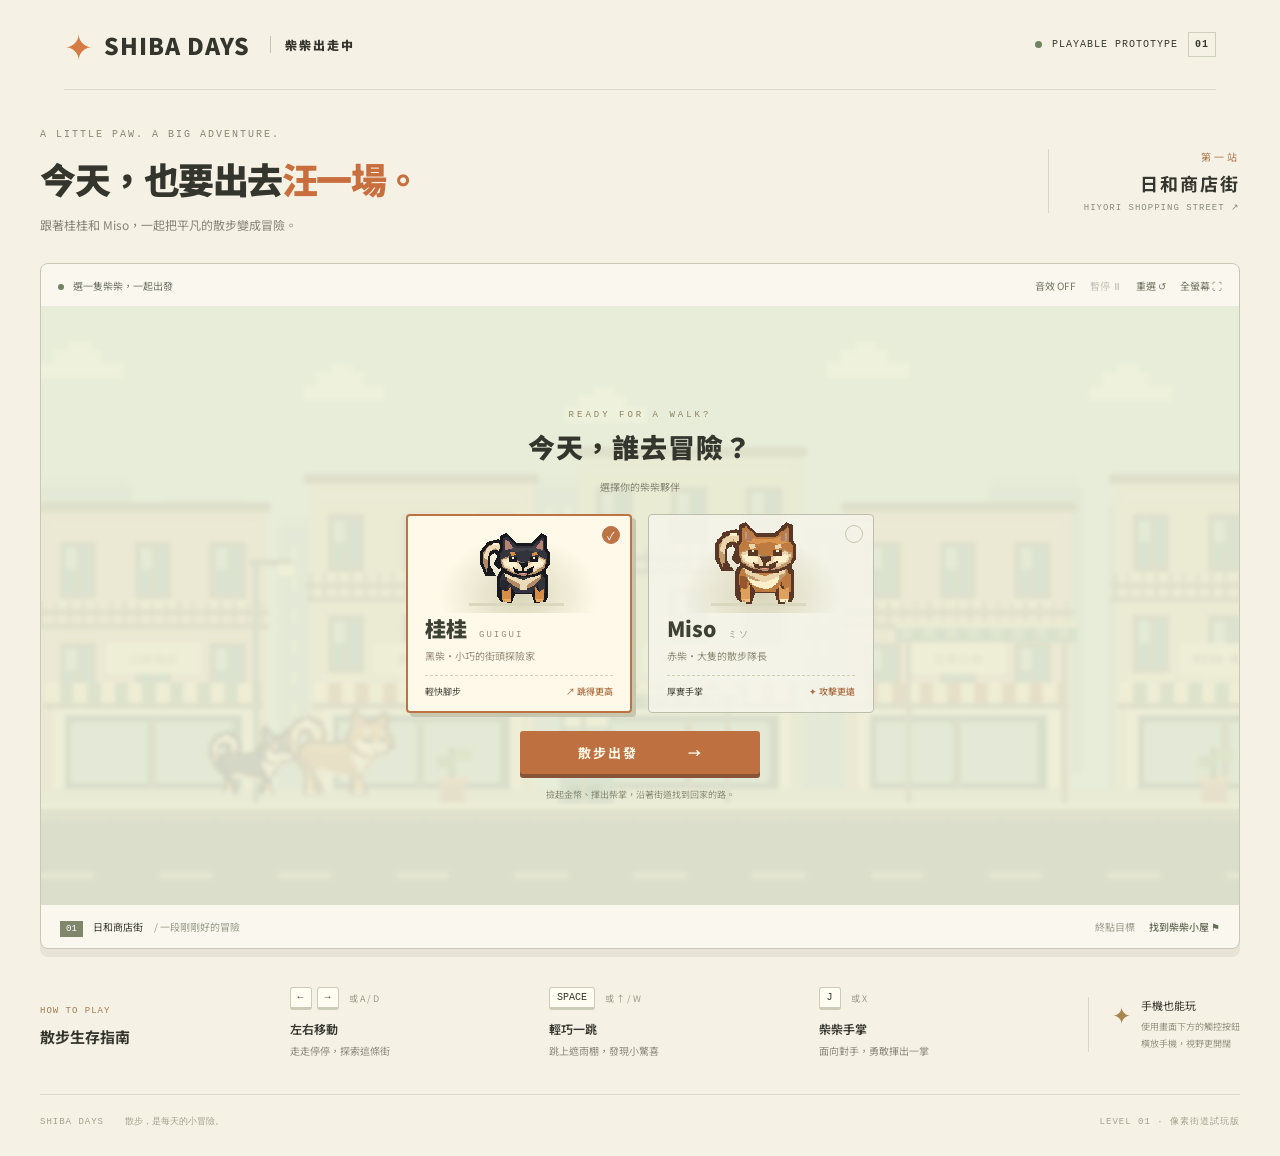
<file: index.html>
<!doctype html>
<html lang="zh-Hant">
<head>
  <meta charset="UTF-8"><meta name="viewport" content="width=device-width, initial-scale=1, viewport-fit=cover">
  <meta name="theme-color" content="#f6f1e5"><title>柴柴出走中 — SHIBA DAYS</title>
  <link rel="stylesheet" href="style.css"><link rel="stylesheet" href="responsive.css">
</head>
<body>
  <header><a class="brand" href="./"><span class="brand-icon">✦</span> SHIBA DAYS<span class="brand-sub">柴柴出走中</span></a><div class="edition"><span></span> PLAYABLE PROTOTYPE <b>01</b></div></header>
  <main>
    <section class="intro"><div><p class="eyebrow">A LITTLE PAW. A BIG ADVENTURE.</p><h1>今天，也要出去<span>汪一場。</span></h1><p class="description">跟著桂桂和 Miso，一起把平凡的散步變成冒險。</p></div><div class="chapter"><span>第一站</span><strong>日和商店街</strong><small>HIYORI SHOPPING STREET ↗</small></div></section>
    <section class="game-shell" aria-label="柴柴冒險遊戲">
      <div class="game-toolbar"><div><span class="live-dot"></span> <span id="status">選一隻柴柴，一起出發</span></div><div class="tools"><button id="sound" aria-label="開啟音效">音效 OFF</button><button id="pause" disabled>暫停 ⏸</button><button id="restart" title="重新選擇角色">重選 ↺</button><button id="fullscreen" title="全螢幕">全螢幕 ⛶</button></div></div>
      <div class="stage choosing" id="stage">
        <canvas id="game" width="960" height="480" aria-label="橫向卷軸遊戲畫面"></canvas>
        <div class="hud" id="hud" hidden><div><span id="character-label"></span><span id="health"></span></div><div class="hud-right"><span class="coin-icon">●</span> <span id="coins">00</span><span class="hud-divider">/</span><span id="total"></span><span id="clock">00:00</span></div></div>
        <div class="overlay" id="selection"><div class="selection-heading"><p>READY FOR A WALK?</p><h2>今天，誰去冒險？</h2><span>選擇你的柴柴夥伴</span></div><div class="characters"><button class="character selected" data-dog="gui" aria-pressed="true"><span class="dog-art"><canvas id="gui-art" width="180" height="100"></canvas></span><span class="dog-name">桂桂 <small>GUIGUI</small></span><span class="dog-note">黑柴・小巧的街頭探險家</span><span class="dog-trait">輕快腳步 <b>↗ 跳得更高</b></span><span class="select-mark">✓</span></button><button class="character" data-dog="miso" aria-pressed="false"><span class="dog-art"><canvas id="miso-art" width="180" height="100"></canvas></span><span class="dog-name">Miso <small>ミソ</small></span><span class="dog-note">赤柴・大隻的散步隊長</span><span class="dog-trait">厚實手掌 <b>✦ 攻擊更遠</b></span><span class="select-mark">✓</span></button></div><button class="start-button" id="start">散步出發 <span>→</span></button><p class="selection-tip">撿起金幣、揮出柴掌，沿著街道找到回家的路。</p></div>
        <div class="overlay end-overlay" id="result" hidden><div class="result-card"><p id="result-eyebrow"></p><h2 id="result-title"></h2><p id="result-copy"></p><button class="start-button" id="again">再散步一次 ↺</button><button class="text-button" id="change">換一隻柴柴</button></div></div>
        <div class="paused" id="paused" hidden><strong>散步休息中</strong><span>按 P 或「繼續」回到冒險</span><button id="resume">繼續散步 →</button></div>
      </div>
      <div class="game-bottom"><span><i>01</i> 日和商店街 <span class="muted">/ 一段剛剛好的冒險</span></span><span class="goal">終點目標 <b>找到柴柴小屋 ⚑</b></span></div>
    <div class="touch-controls" aria-label="觸控操作"><div><button data-action="left" aria-label="向左">◀</button><button data-action="right" aria-label="向右">▶</button></div><div><button data-action="attack" class="attack-control">掌<span>攻擊</span></button><button data-action="jump" class="jump-control">↑<span>跳躍</span></button></div></div>
    </section>
    <section class="instructions"><div class="instructions-title"><span>HOW TO PLAY</span><h3>散步生存指南</h3></div><div class="instruction"><div><kbd>←</kbd><kbd>→</kbd><span>或 A / D</span></div><strong>左右移動</strong><p>走走停停，探索這條街</p></div><div class="instruction"><div><kbd>SPACE</kbd><span>或 ↑ / W</span></div><strong>輕巧一跳</strong><p>跳上遮雨棚，發現小驚喜</p></div><div class="instruction"><div><kbd>J</kbd><span>或 X</span></div><strong>柴柴手掌</strong><p>面向對手，勇敢揮出一掌</p></div><div class="mobile-note"><span>✦</span><p>手機也能玩<small>使用畫面下方的觸控按鈕<br>橫放手機，視野更開闊</small></p></div></section>
    <footer><span>SHIBA DAYS <b>散步，是每天的小冒險。</b></span><span>LEVEL 01 · 像素街道試玩版</span></footer>
  </main><script src="game.js"></script>
</body></html>
</file>
<file: style.css>
@import url('https://fonts.googleapis.com/css2?family=Noto+Sans+TC:wght@400;500;600;700;800;900&display=swap');
:root{font-family:'Noto Sans TC',sans-serif;color:#34362d;background:#f6f1e5;font-synthesis:none}*{box-sizing:border-box}body{margin:0}button,a{-webkit-tap-highlight-color:transparent}button{font:inherit;cursor:pointer}button:focus-visible,a:focus-visible{outline:3px solid #e48240;outline-offset:4px}header{height:90px;border-bottom:1px solid #dedbce;margin:0 5%;display:flex;align-items:center;justify-content:space-between}.brand{color:inherit;text-decoration:none;font-weight:900;letter-spacing:1px;font-size:23px;display:flex;align-items:center;gap:10px}.brand-icon{color:#d77b44;font-size:35px}.brand-sub{font-size:12px;letter-spacing:2px;border-left:1px solid #c5c5b7;padding-left:14px;margin-left:10px}.edition{font:10px monospace;letter-spacing:1px;display:flex;align-items:center;gap:10px}.edition span,.live-dot{width:7px;height:7px;border-radius:50%;background:#6f8262;display:inline-block}.edition b{padding:6px;border:1px solid #cecfbd}main{max-width:1280px;margin:auto;padding:0 40px}.intro{display:flex;align-items:center;justify-content:space-between;padding:39px 0 30px}.eyebrow{font:10px monospace;letter-spacing:2px;color:#868773;margin:0 0 12px}h1{font-size:36px;letter-spacing:-1.5px;margin:0;font-weight:900}h1 span{color:#c96e3d}.description{font-size:12px;color:#858575;margin:12px 0 0}.chapter{text-align:right;border-left:1px solid #d8d7c8;padding-left:35px;display:flex;flex-direction:column;gap:6px}.chapter>span{color:#a8784c;font-size:10px;letter-spacing:3px}.chapter strong{font-size:18px;letter-spacing:2px}.chapter small{font:9px monospace;color:#8a8b7e;letter-spacing:1px}.game-shell{border:1px solid #c9c8b6;border-radius:8px;overflow:hidden;box-shadow:0 8px 0 #e7e3d6;background:#f9f7ee}.game-toolbar{display:flex;align-items:center;justify-content:space-between;padding:10px 17px;font-size:10px;color:#707464;min-height:42px}.live-dot{margin-right:7px;width:6px;height:6px}.tools{display:flex;gap:14px}.tools button{padding:0;border:0;background:none;font-size:10px;color:#737662}.tools button:disabled{opacity:.4;cursor:default}.stage{position:relative;aspect-ratio:2/1;background:#c4d9cb;overflow:hidden}#game{width:100%;height:100%;display:block;image-rendering:pixelated}.hud{position:absolute;top:17px;left:22px;right:22px;display:flex;justify-content:space-between;pointer-events:none;color:#fff5d5;text-shadow:2px 2px #343a34;font-weight:800;font-size:17px}.hud>div{display:flex;gap:18px;align-items:center}#health{color:#fa9c82;letter-spacing:4px}.coin-icon{color:#ffd16a}.hud-divider{opacity:.6}.hud-right{font-family:monospace}#clock{border-left:1px solid #ffffff55;padding-left:18px}.overlay{position:absolute;inset:0;display:flex;flex-direction:column;align-items:center;justify-content:center;background:#eef1dcdd;backdrop-filter:blur(2px)}[hidden]{display:none!important}.selection-heading{text-align:center}.selection-heading p,.result-card>p:first-child{font:9px monospace;letter-spacing:3px;color:#8d8364;margin:0 0 7px}.selection-heading h2{font-size:27px;letter-spacing:1px;margin:0 0 6px;font-weight:900}.selection-heading>span{font-size:10px;color:#878675}.characters{display:flex;gap:16px;margin:18px 0}.character{position:relative;width:226px;padding:10px 18px 14px;border:1px solid #bcbfac;background:#f7f6eccc;border-radius:4px;color:#3d4134;text-align:left;transition:transform .15s,background .15s}.character:hover{transform:translateY(-3px)}.character.selected{border:2px solid #bc7445;padding:9px 17px 13px;background:#fff9e9;box-shadow:4px 4px 0 #c7c6ae}.dog-art{display:block;height:88px;background:radial-gradient(ellipse at 50% 80%,#d9d6b9 0,transparent 60%)}.dog-art canvas{width:180px;height:100px;image-rendering:pixelated;margin-top:-7px}.dog-name{font-size:21px;font-weight:900;display:block}.dog-name small{font:9px monospace;letter-spacing:2px;margin-left:7px;color:#93927c}.dog-note{display:block;color:#8d8b77;font-size:10px;margin:5px 0 12px}.dog-trait{display:flex;border-top:1px dashed #d4d0b7;padding-top:9px;font-size:9px;justify-content:space-between}.dog-trait b{color:#a96b3d;font-weight:500}.select-mark{position:absolute;top:10px;right:10px;border:1px solid #c5c4ad;border-radius:50%;width:18px;height:18px;text-align:center;color:transparent;font-size:11px}.selected .select-mark{background:#bc7445;color:#fff;border-color:#bc7445}.start-button{border:0;background:#be7041;color:#fff9e7;box-shadow:0 4px 0 #885337;border-radius:3px;min-width:240px;padding:12px 24px;font-size:13px;font-weight:700;letter-spacing:2px}.start-button span{margin-left:45px}.start-button:hover{background:#a85d34}.selection-tip{font-size:9px;color:#898a76;margin:14px 0 0}.game-bottom{display:flex;justify-content:space-between;font-size:10px;padding:14px 19px}.game-bottom i{font:9px monospace;color:#fff;background:#80866b;font-style:normal;padding:3px 6px;margin-right:8px}.muted{color:#999b89;margin-left:9px}.goal{color:#9c9d8e}.goal b{font-weight:500;color:#656e57;margin-left:12px}.instructions{display:flex;align-items:center;justify-content:space-between;padding:36px 0 30px;gap:20px}.instructions-title>span{font:9px monospace;color:#a17b50;letter-spacing:1px}.instructions-title h3{font-size:15px;margin:8px 0}.instruction>div{height:26px;display:flex;align-items:center;gap:5px}kbd{display:inline-block;font:10px monospace;background:#fffcf1;padding:4px 7px;border:1px solid #cbcbb9;border-bottom-width:3px;border-radius:3px}.instruction div>span{font-size:9px;color:#9a9a87;margin-left:5px}.instruction strong{display:block;margin-top:9px;font-size:12px;font-weight:600}.instruction p{font-size:10px;color:#8b8c7c;margin:6px 0}.mobile-note{display:flex;gap:10px;border-left:1px solid #d9d8c8;padding-left:23px}.mobile-note>span{color:#a98550;font-size:23px}.mobile-note p{font-size:11px;margin:0}.mobile-note small{display:block;font-size:9px;line-height:1.8;color:#959582;margin-top:6px}footer{border-top:1px solid #dedbce;padding:20px 0 28px;display:flex;justify-content:space-between;font:9px monospace;letter-spacing:1px;color:#a2a28e}footer b{font-weight:400;letter-spacing:0;margin-left:15px}.touch-controls{display:none;justify-content:space-between;padding:18px 5px 0;touch-action:none;user-select:none}.touch-controls>div{display:flex;gap:12px}.touch-controls button{width:62px;height:58px;border:1px solid #b7baa3;border-bottom:4px solid #a3a78f;border-radius:8px;background:#e5e7d6;color:#59624b;font-size:22px;touch-action:none}.touch-controls button span{display:block;font-size:9px}.touch-controls .attack-control{background:#ead4b6;border-color:#c1a77f;color:#976138}.touch-controls .jump-control{background:#829071;color:white;border-color:#607152}.touch-controls button.pressed{transform:translateY(3px);border-bottom-width:1px}.paused{position:absolute;inset:0;background:#323c35b8;display:flex;flex-direction:column;align-items:center;justify-content:center;color:#fff5dc;gap:20px}.paused strong{font-size:28px}.paused span{font-size:12px}.paused button{border:1px solid #fbebc6;background:#f8edcf;color:#424d3b;padding:12px 28px;border-radius:3px}.end-overlay{background:#e8eddae8}.result-card{text-align:center;max-width:85%}.result-card h2{font-size:36px;margin:16px 0}.result-card p{font-size:13px;line-height:2;color:#747c62}.result-card .start-button{margin-top:20px}.text-button{display:block;margin:20px auto 0;border:0;background:none;color:#777f63;font-size:12px}.stage:fullscreen{background:#b9d1c4;width:100vw;height:100vh;aspect-ratio:auto;display:flex;align-items:center;justify-content:center}.stage:fullscreen #game{width:min(100vw,200vh);height:auto;max-height:100vh}.stage:fullscreen .overlay{inset:0}.stage:fullscreen .hud{top:25px}@media(pointer:coarse){.touch-controls{display:flex}}@media(max-width:760px){header{height:65px}.brand{font-size:18px}.brand-sub{font-size:10px;padding-left:9px;margin-left:0}.edition{display:none}main{padding:0 16px}.intro{padding:26px 0 23px}h1{font-size:28px}.eyebrow{font-size:8px;letter-spacing:1px}.description{font-size:10px;max-width:230px;line-height:1.8}.chapter{padding-left:13px}.chapter strong{font-size:13px}.chapter small{font-size:7px;max-width:95px;line-height:1.8}.game-toolbar{padding:10px;font-size:9px}.tools{gap:10px}.tools button{font-size:9px}.game-bottom{padding:12px 10px;font-size:9px}.muted,.goal{display:none}.stage{aspect-ratio:1.35}#game{object-fit:cover}.selection-heading h2{font-size:22px}.selection-heading p{font-size:8px}.characters{gap:10px;margin:14px 0}.character{width:148px;padding:9px 10px}.character.selected{padding:8px 9px}.dog-art{height:73px}.dog-art canvas{width:140px;height:78px;margin-left:-6px}.dog-name{font-size:18px}.dog-name small{font-size:8px;margin-left:3px}.dog-note{font-size:8px;margin-bottom:9px}.dog-trait{font-size:8px;gap:5px}.selection-tip{font-size:8px;max-width:90%;text-align:center}.start-button{padding:10px 20px;font-size:12px}.hud{font-size:13px;left:12px;right:12px;top:12px}.hud>div{gap:8px}#clock{padding-left:8px}.instructions{flex-wrap:wrap;gap:18px;padding:25px 0}.instructions-title{width:100%;display:flex;align-items:center;gap:15px}.instructions-title h3{margin:0}.instruction{flex:1;min-width:90px}.instruction div>span{display:none}.instruction p{font-size:9px;max-width:100px;line-height:1.8}.mobile-note{display:none}footer{font-size:8px;gap:10px;line-height:1.8}footer b{display:block;margin:3px 0}.touch-controls{display:flex}.result-card h2{font-size:26px}.result-card p{font-size:11px}}@media(max-height:520px) and (orientation:landscape){header,.intro,.instructions,footer,.game-bottom{display:none}main{max-width:900px;padding:0}.stage{aspect-ratio:2.5}.game-toolbar{min-height:30px;padding:6px 12px}.touch-controls{position:fixed;bottom:12px;left:20px;right:20px;z-index:5;pointer-events:none;padding:0}.touch-controls button{pointer-events:auto;opacity:.8;width:55px;height:48px}.selection-heading h2{font-size:19px}.selection-heading>span,.selection-tip{display:none}.characters{margin:8px 0}.character{width:190px;padding-top:0;padding-bottom:8px}.character.selected{padding-top:0;padding-bottom:7px}.dog-art{height:60px}.dog-art canvas{height:75px;width:135px;margin-left:18px;margin-top:-10px}.dog-note{margin:2px 0 5px}.dog-trait{padding-top:4px}.start-button{padding:8px 20px}.selection-heading p{margin-bottom:3px}}
</file>
<file: responsive.css>
.stage { width:100%; }
.touch-controls { padding: 14px 12px; background: #f6f1e5; }
.game-shell:fullscreen { display:flex; flex-direction:column; width:100vw; height:100vh; border:0; border-radius:0; }
.game-shell:fullscreen .stage { flex:1; min-height:0; aspect-ratio:auto; }
.game-shell:fullscreen .game-bottom { display:none; }
.game-shell:fullscreen .touch-controls { position:static; flex-shrink:0; }
.game-shell:fullscreen .game-toolbar { flex-shrink:0; }
.game-shell:fullscreen #game { object-fit:fill; }
@media(max-width:760px) {
  .stage:has(#selection:not([hidden])) { min-height:350px; }
  .intro h1 span { display:block; }
  .intro h1 { font-size:26px; }
  .touch-controls { padding:14px 10px; }
  .game-shell:fullscreen .stage:has(#selection:not([hidden])) { min-height:0; }
}
@media(max-height:520px) and (orientation:landscape) {
  .stage:has(#selection:not([hidden])) { min-height:0; }
  .touch-controls { background:transparent; }
  .game-shell:fullscreen .touch-controls { position:fixed; }
}
</file>
